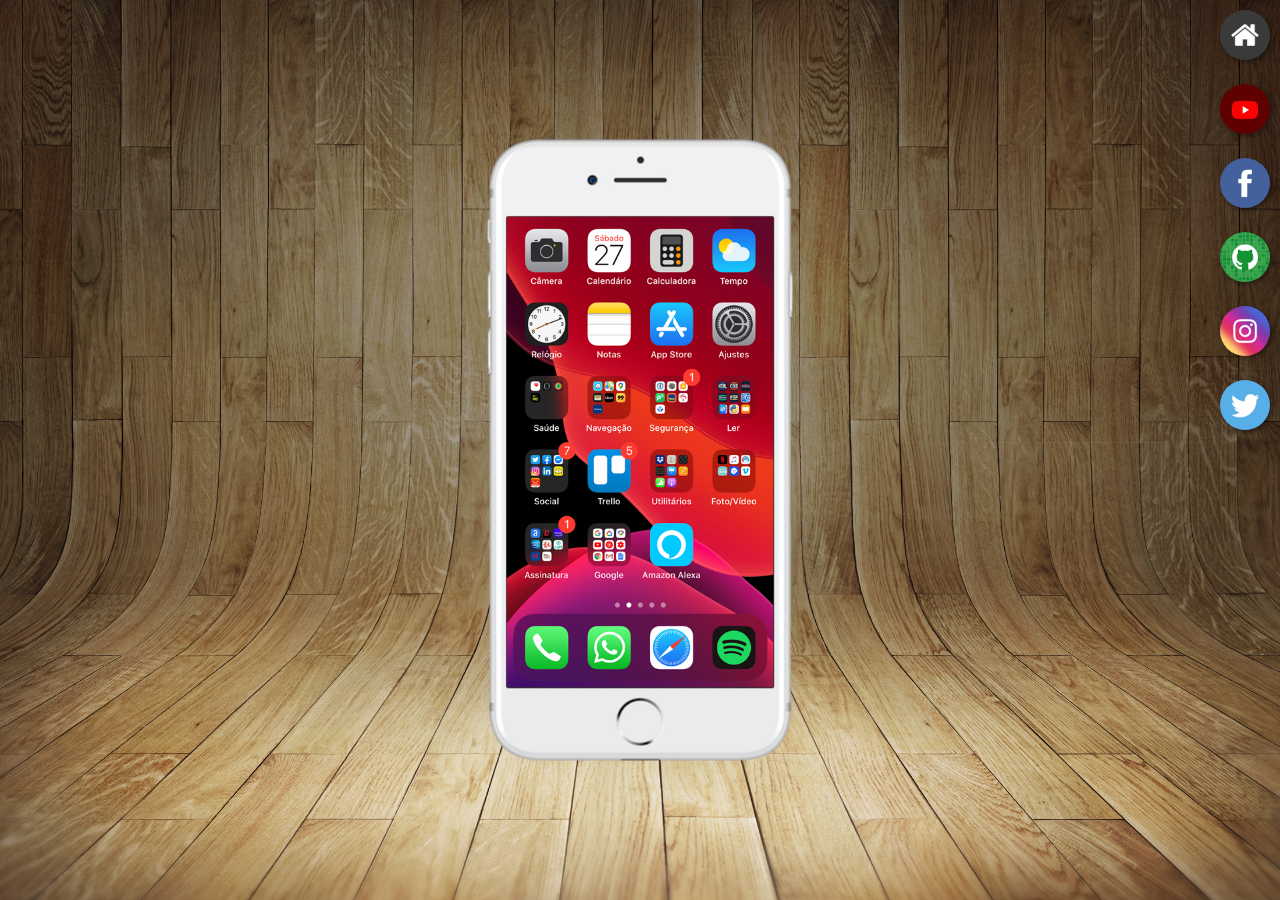
<file: index.html>
<!DOCTYPE html>
<html lang="en">
<head>
    <meta charset="UTF-8">
    <meta http-equiv="X-UA-Compatible" content="IE=edge">
    <meta name="viewport" content="width=
      initial-scale=1.0">
    <title>projeto redes social </title>
    <link rel="shortcut icon" href="favicon.ico" type="image/x-icon">
    <link rel="stylesheet" href="estilos/style.css">
</head>
<body>
    <main>
        <section id="telefone">
            <iframe src="home.html" name="tela" id="tela" frameborder="0"></iframe>
        </section>
        <section id="redes-sociais">
            <a href="home.html" target="tela"><img src="imagens/logo-home.jpg" alt=""></a> <br>
            <a href="home.html" target="tela"><img src="imagens/logo-youtube.jpg" alt=""></a> <br>
            <a href="facebook.html" target="tela"><img src="imagens/logo-facebook.jpg" alt=""></a> <br>
            <a href="home.html" target="tela"><img src="imagens/logo-github.jpg" alt=""></a> <br>
            <a href="home.html" target="tela"><img src="imagens/logo-instagram.jpg" alt=""></a> <br>
            <a href="home.html" target="tela"><img src="imagens/logo-twitter.jpg" alt=""></a>
        </section>
    </main>
</body>
</html>
</file>
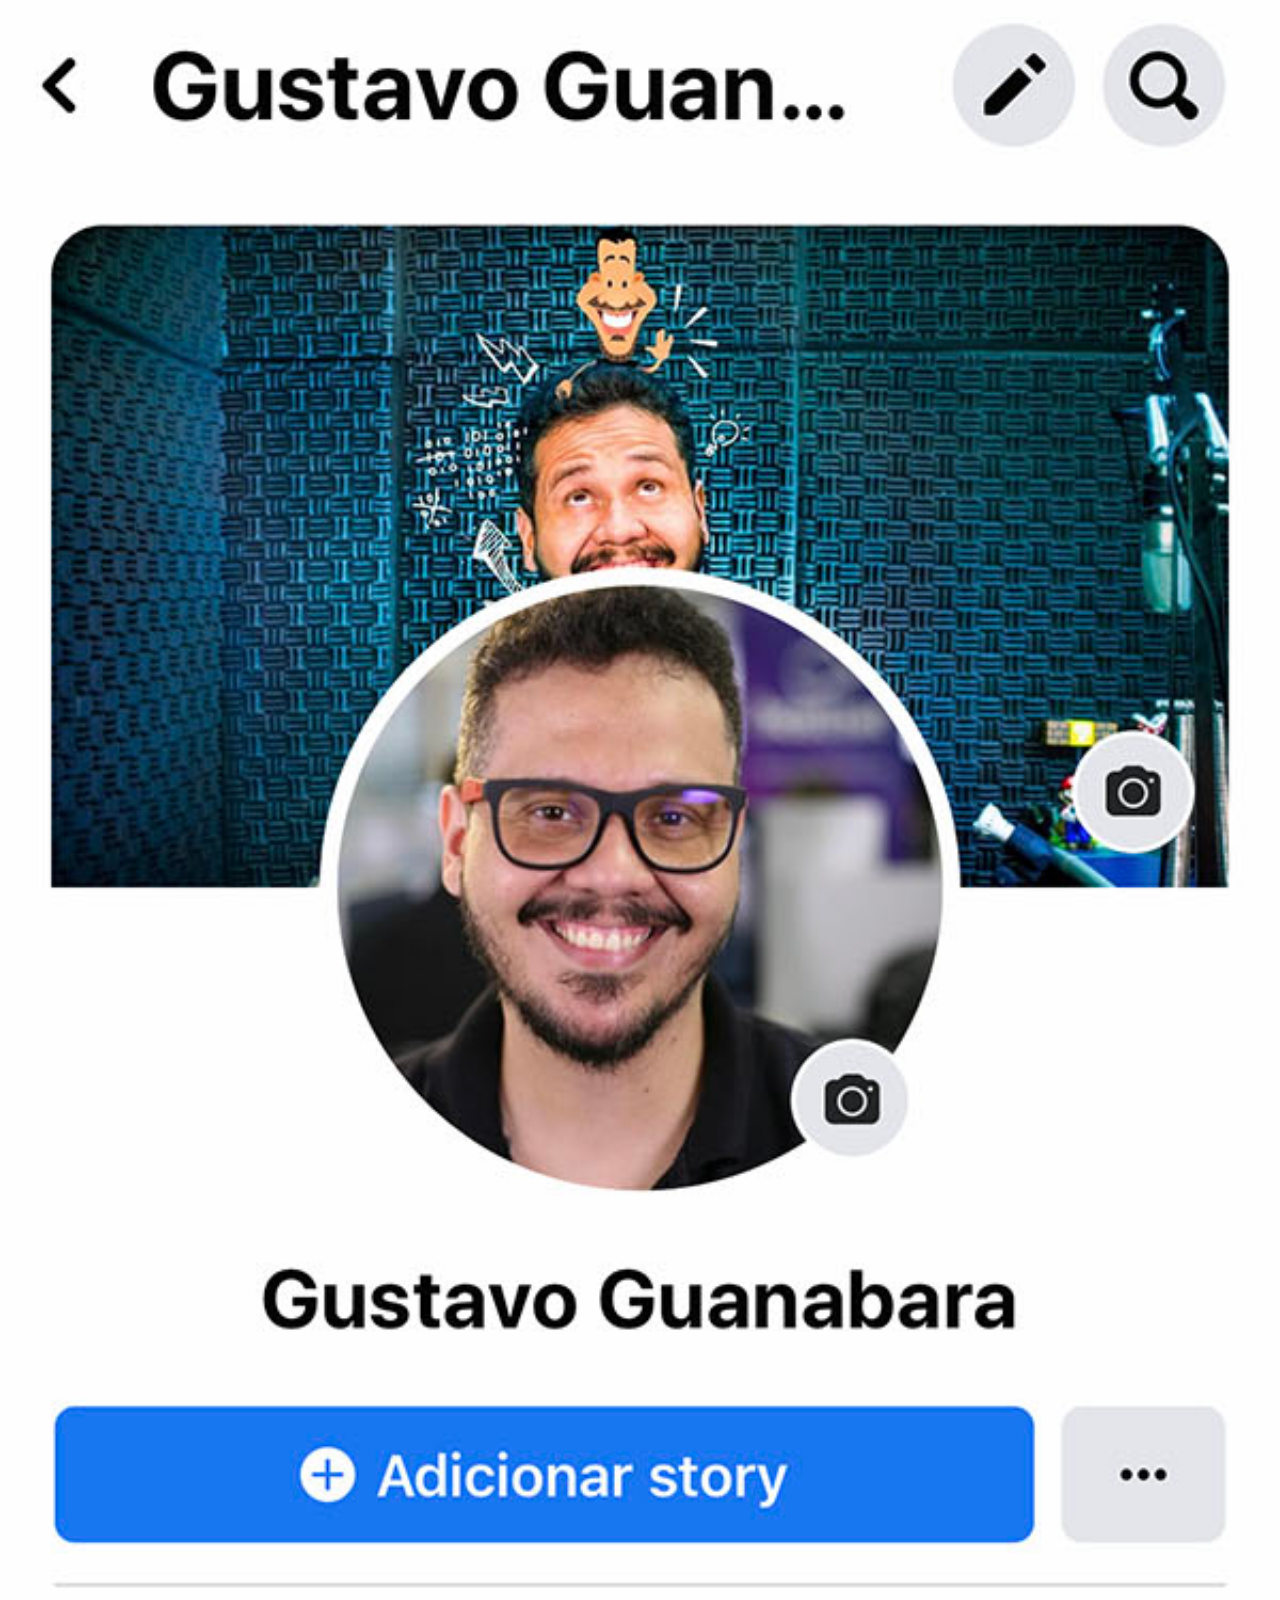
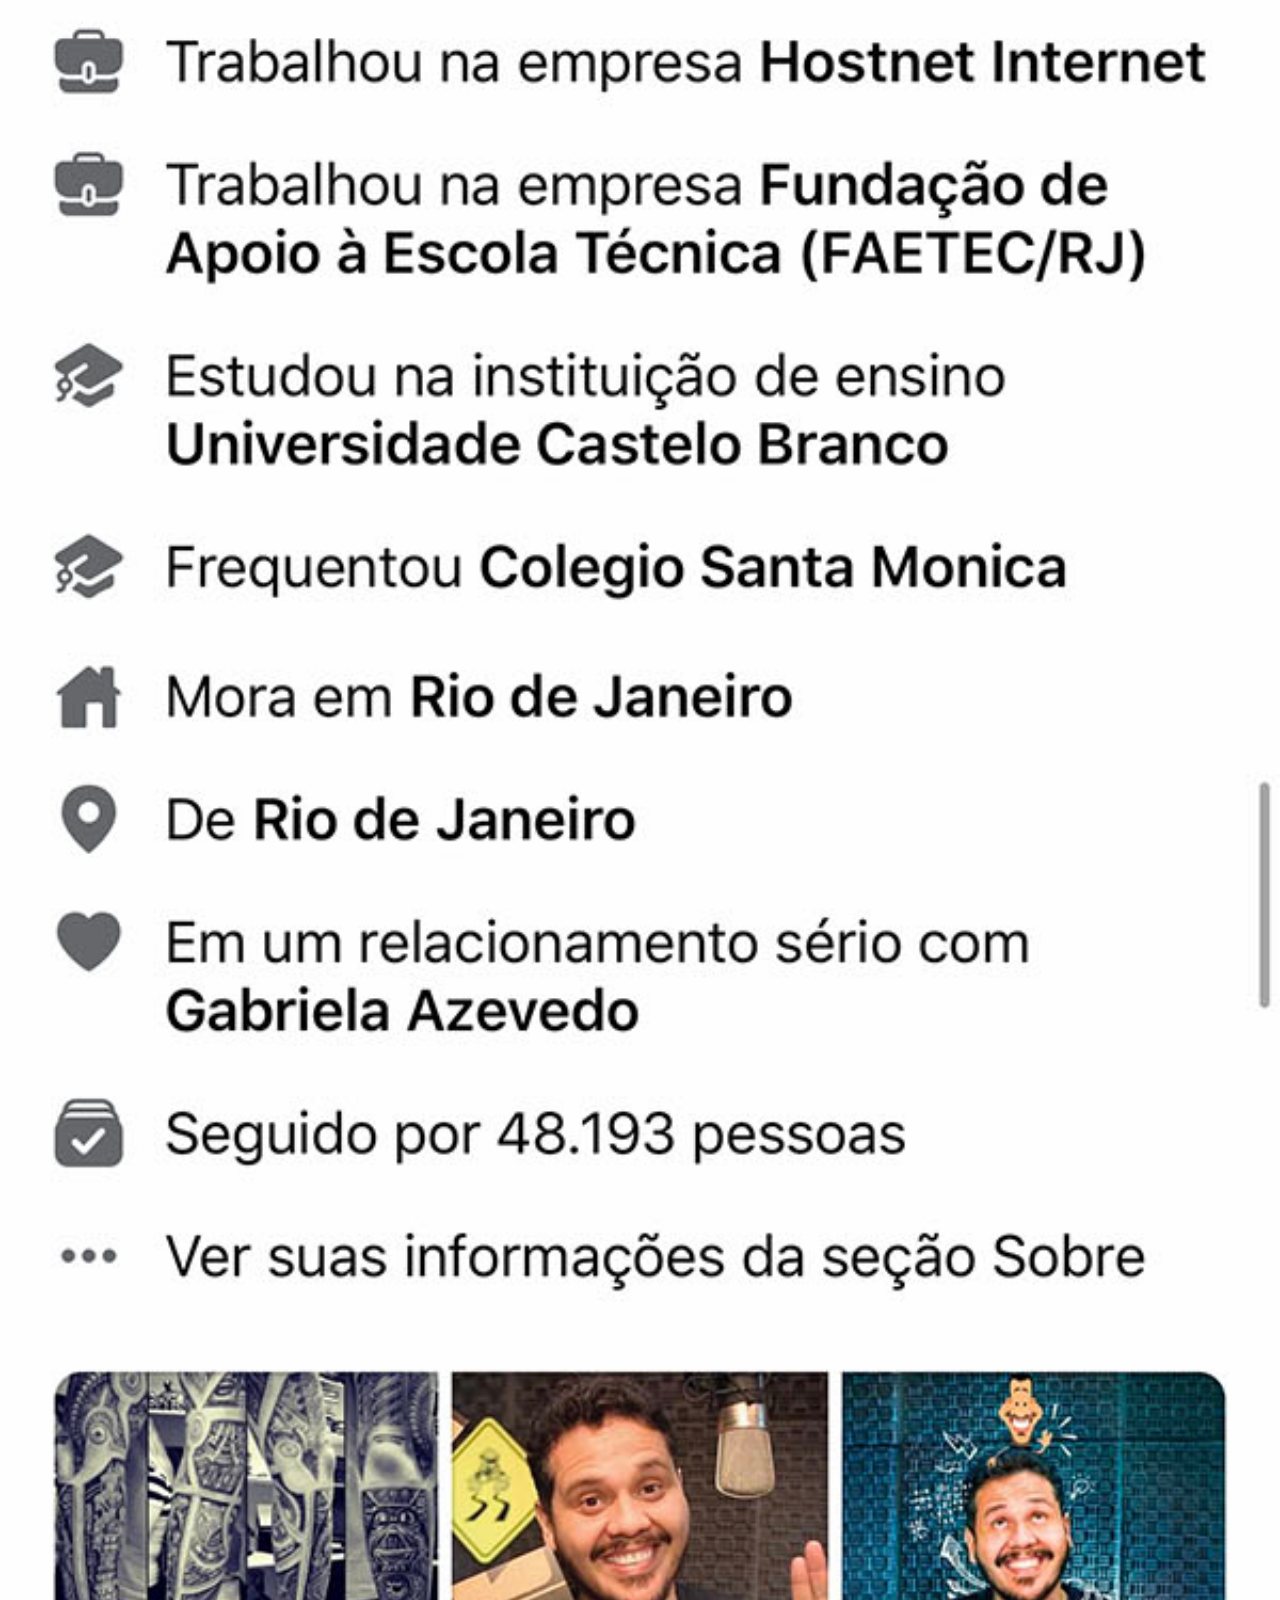
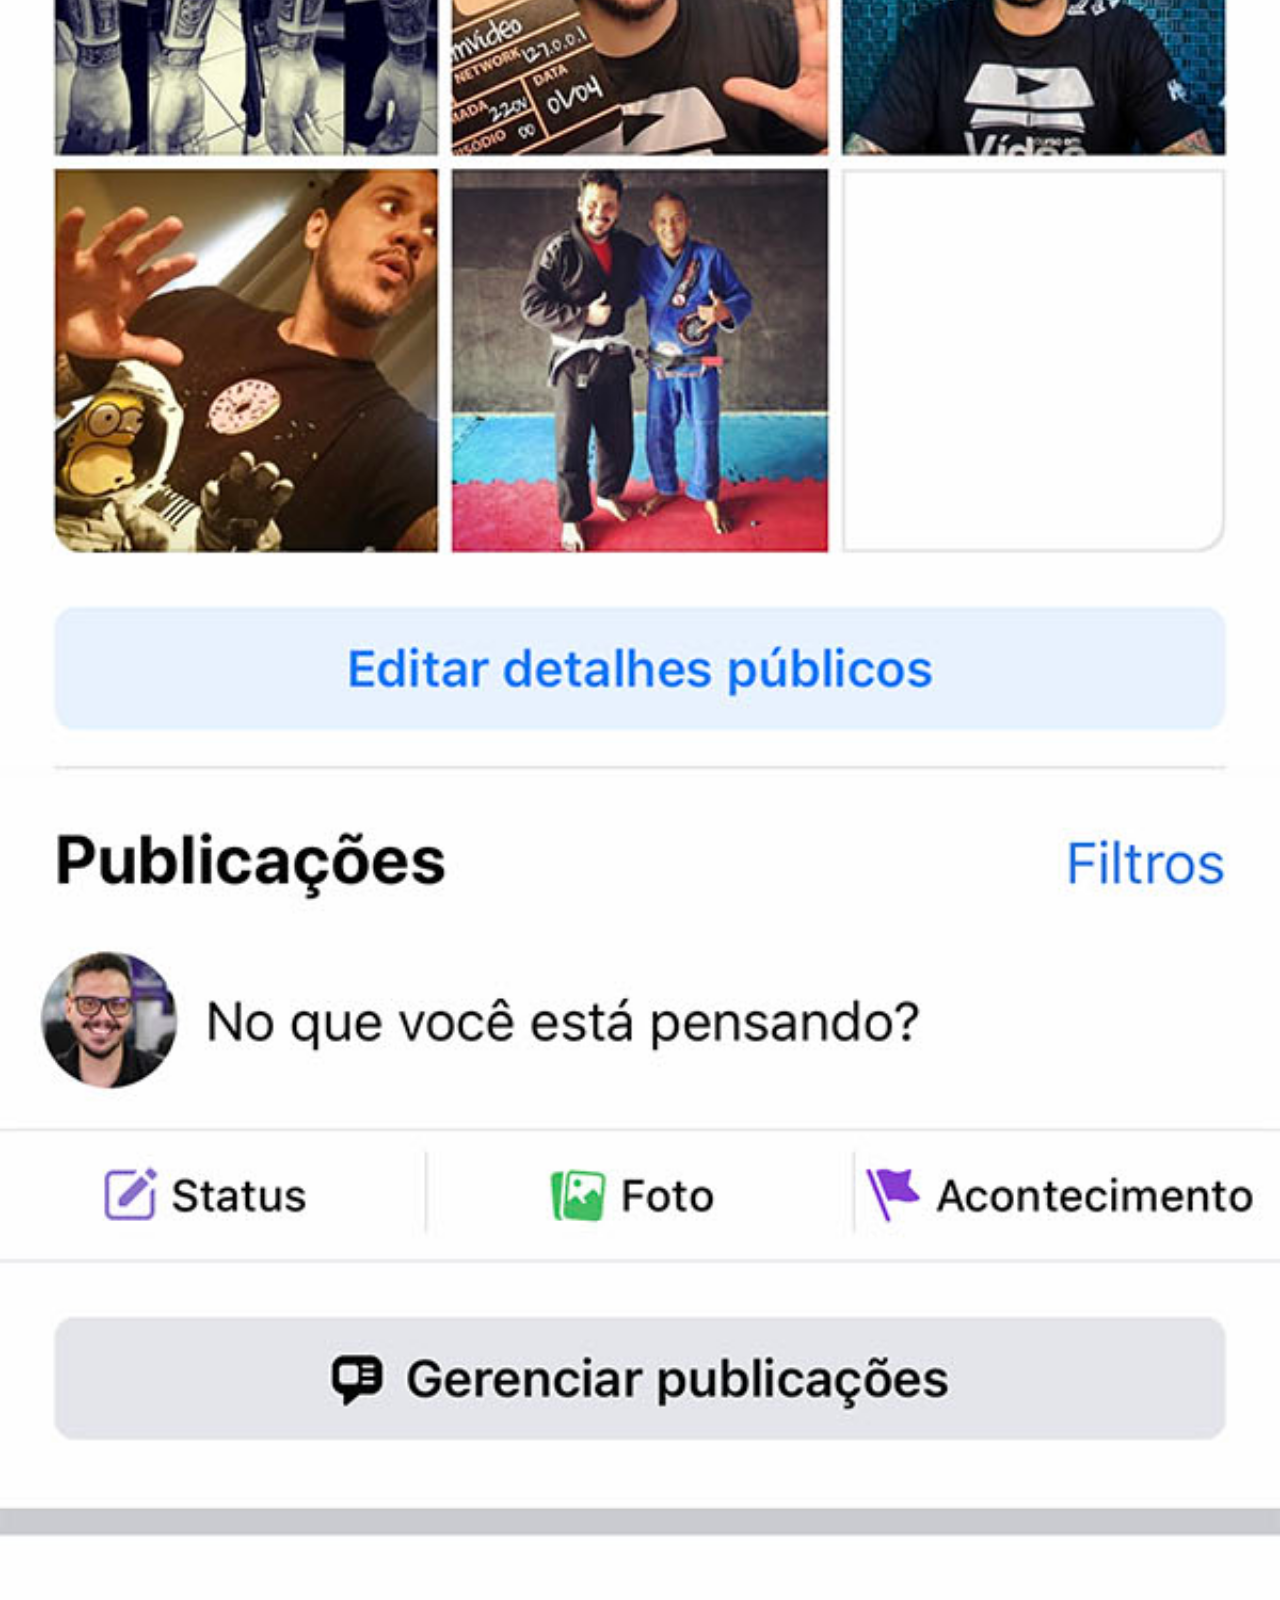
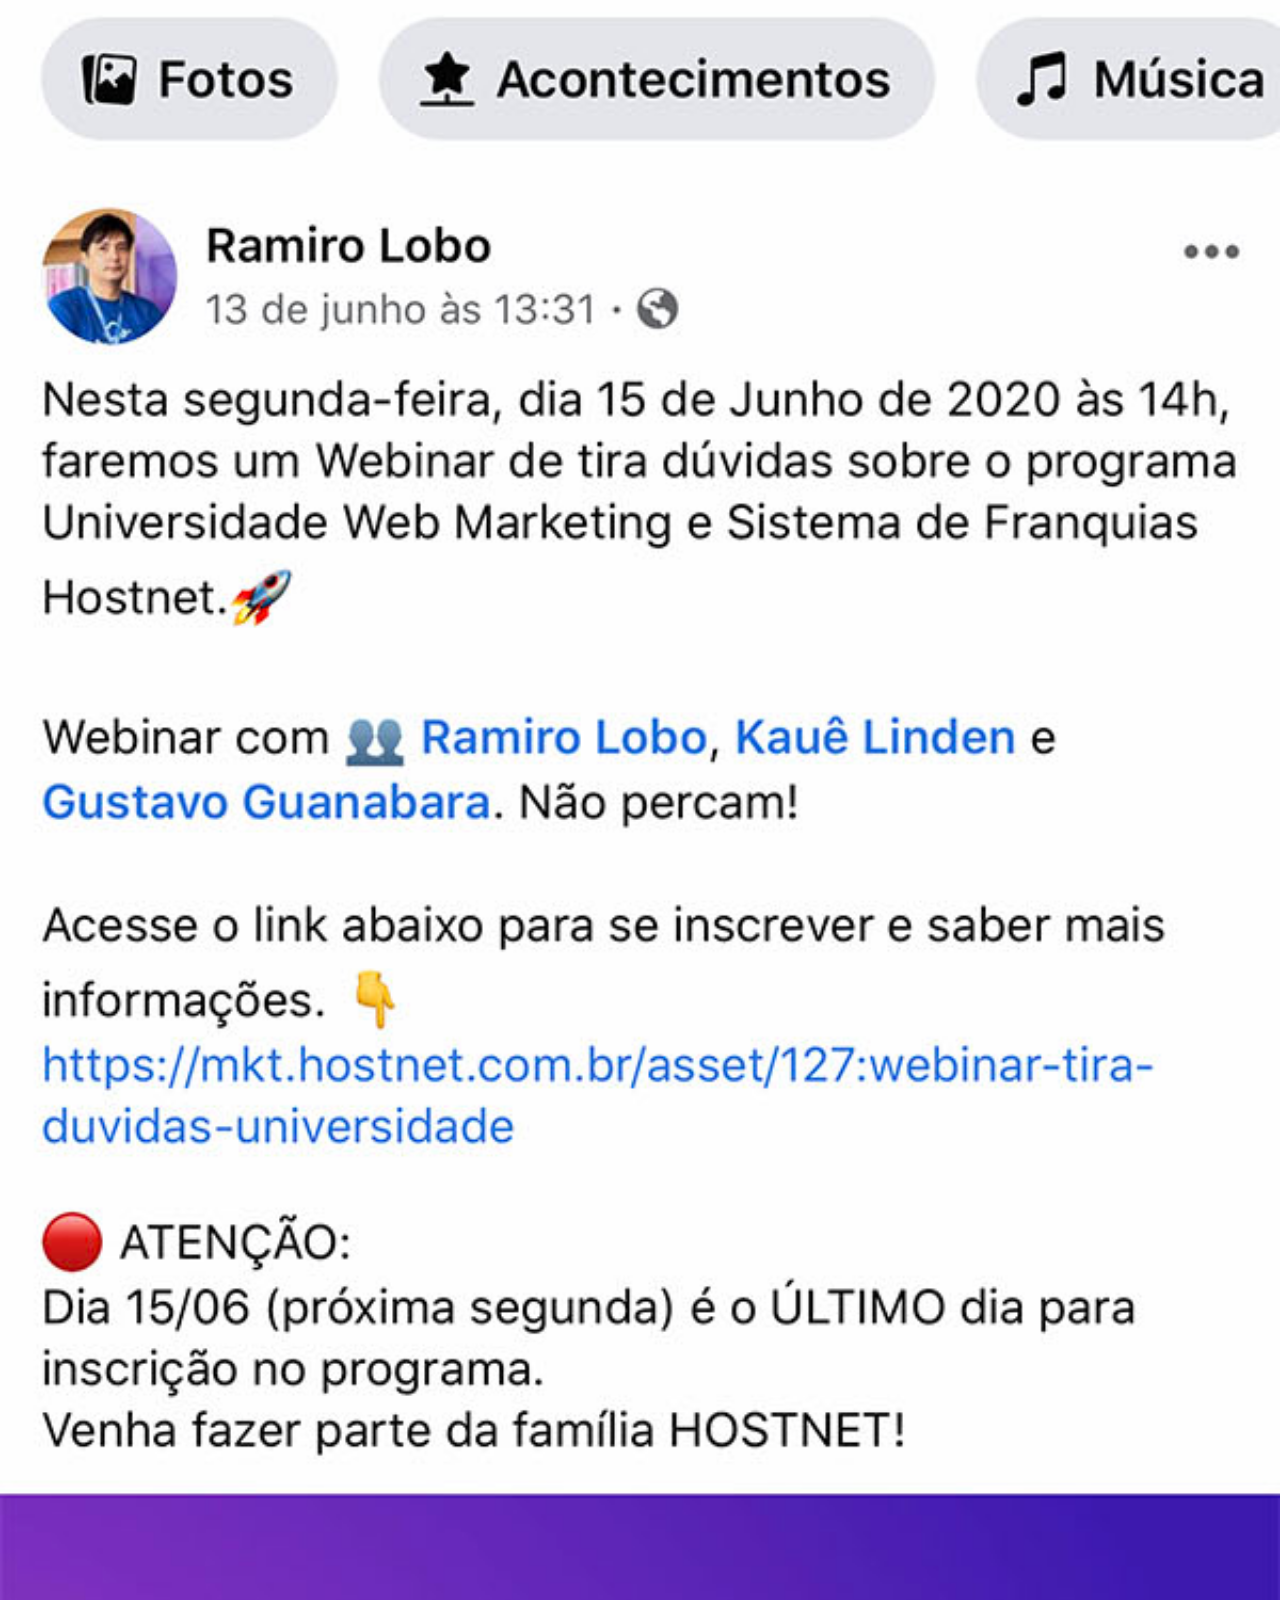
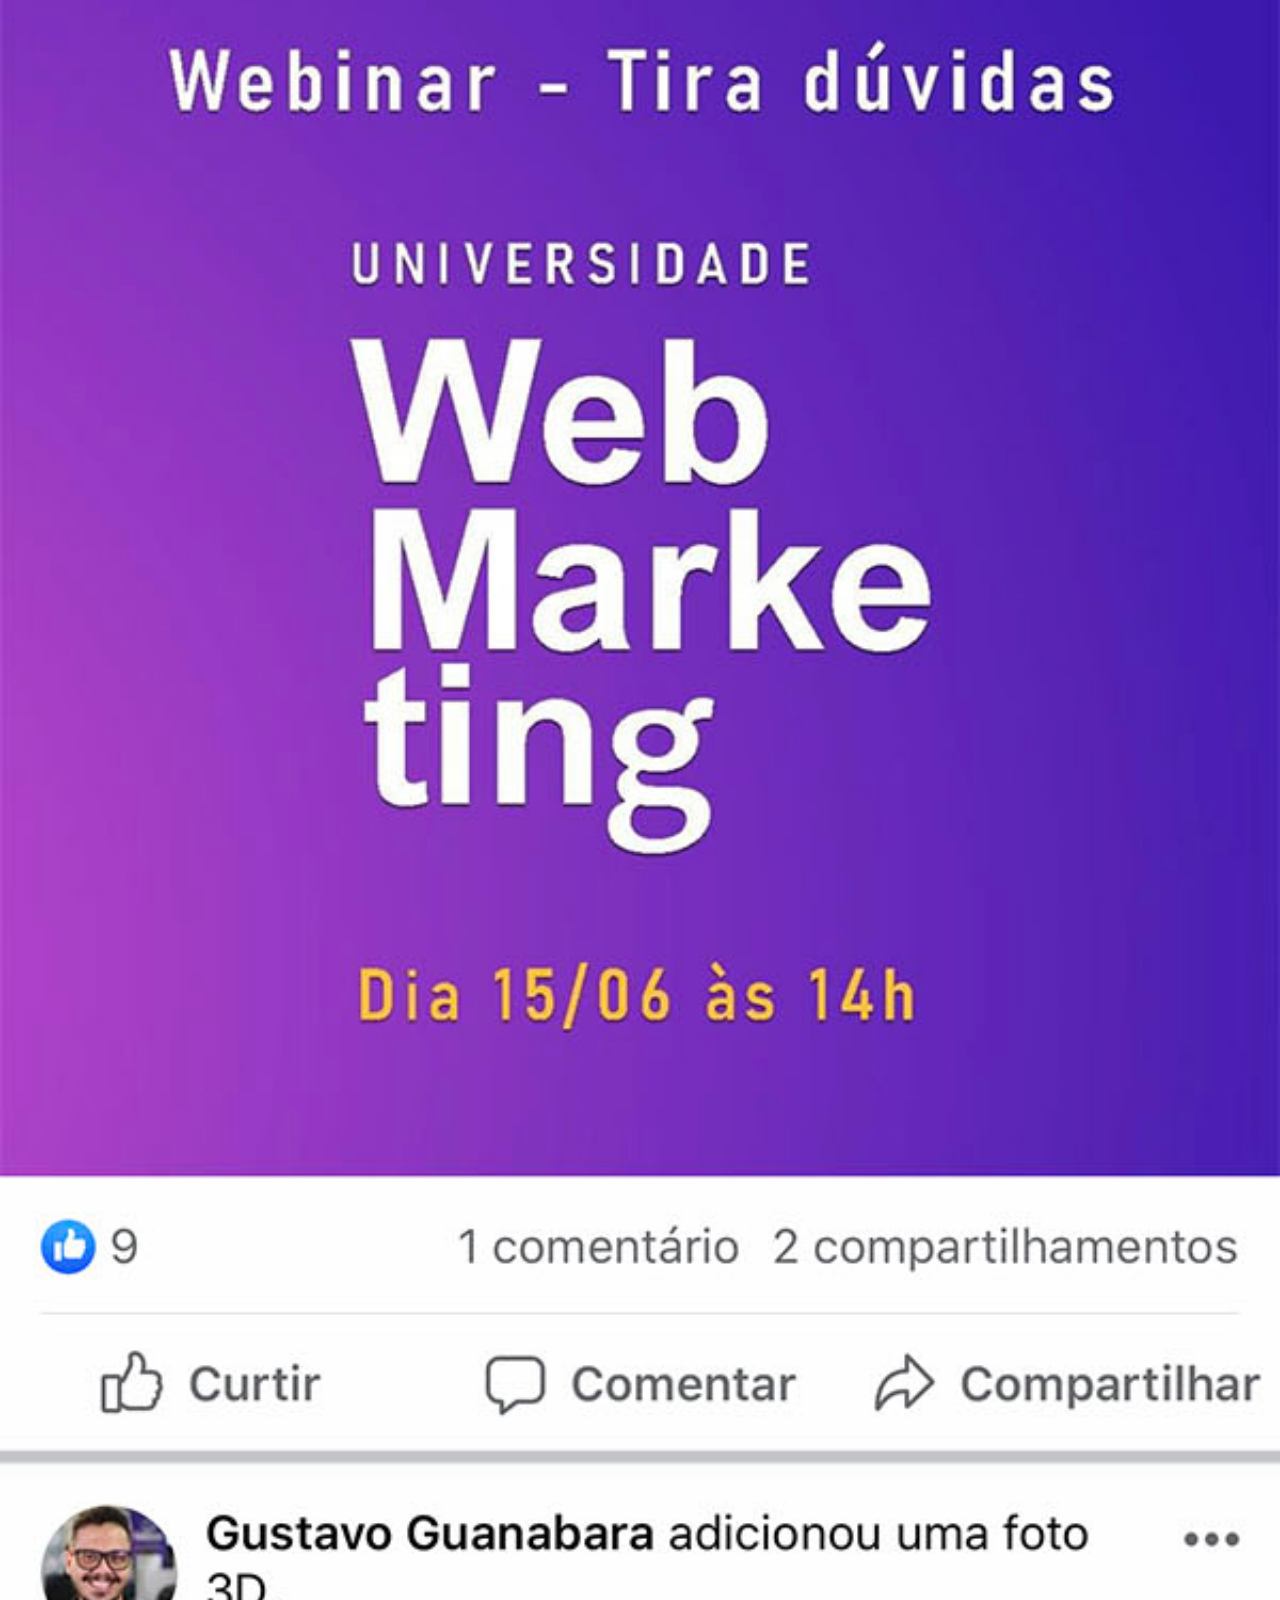
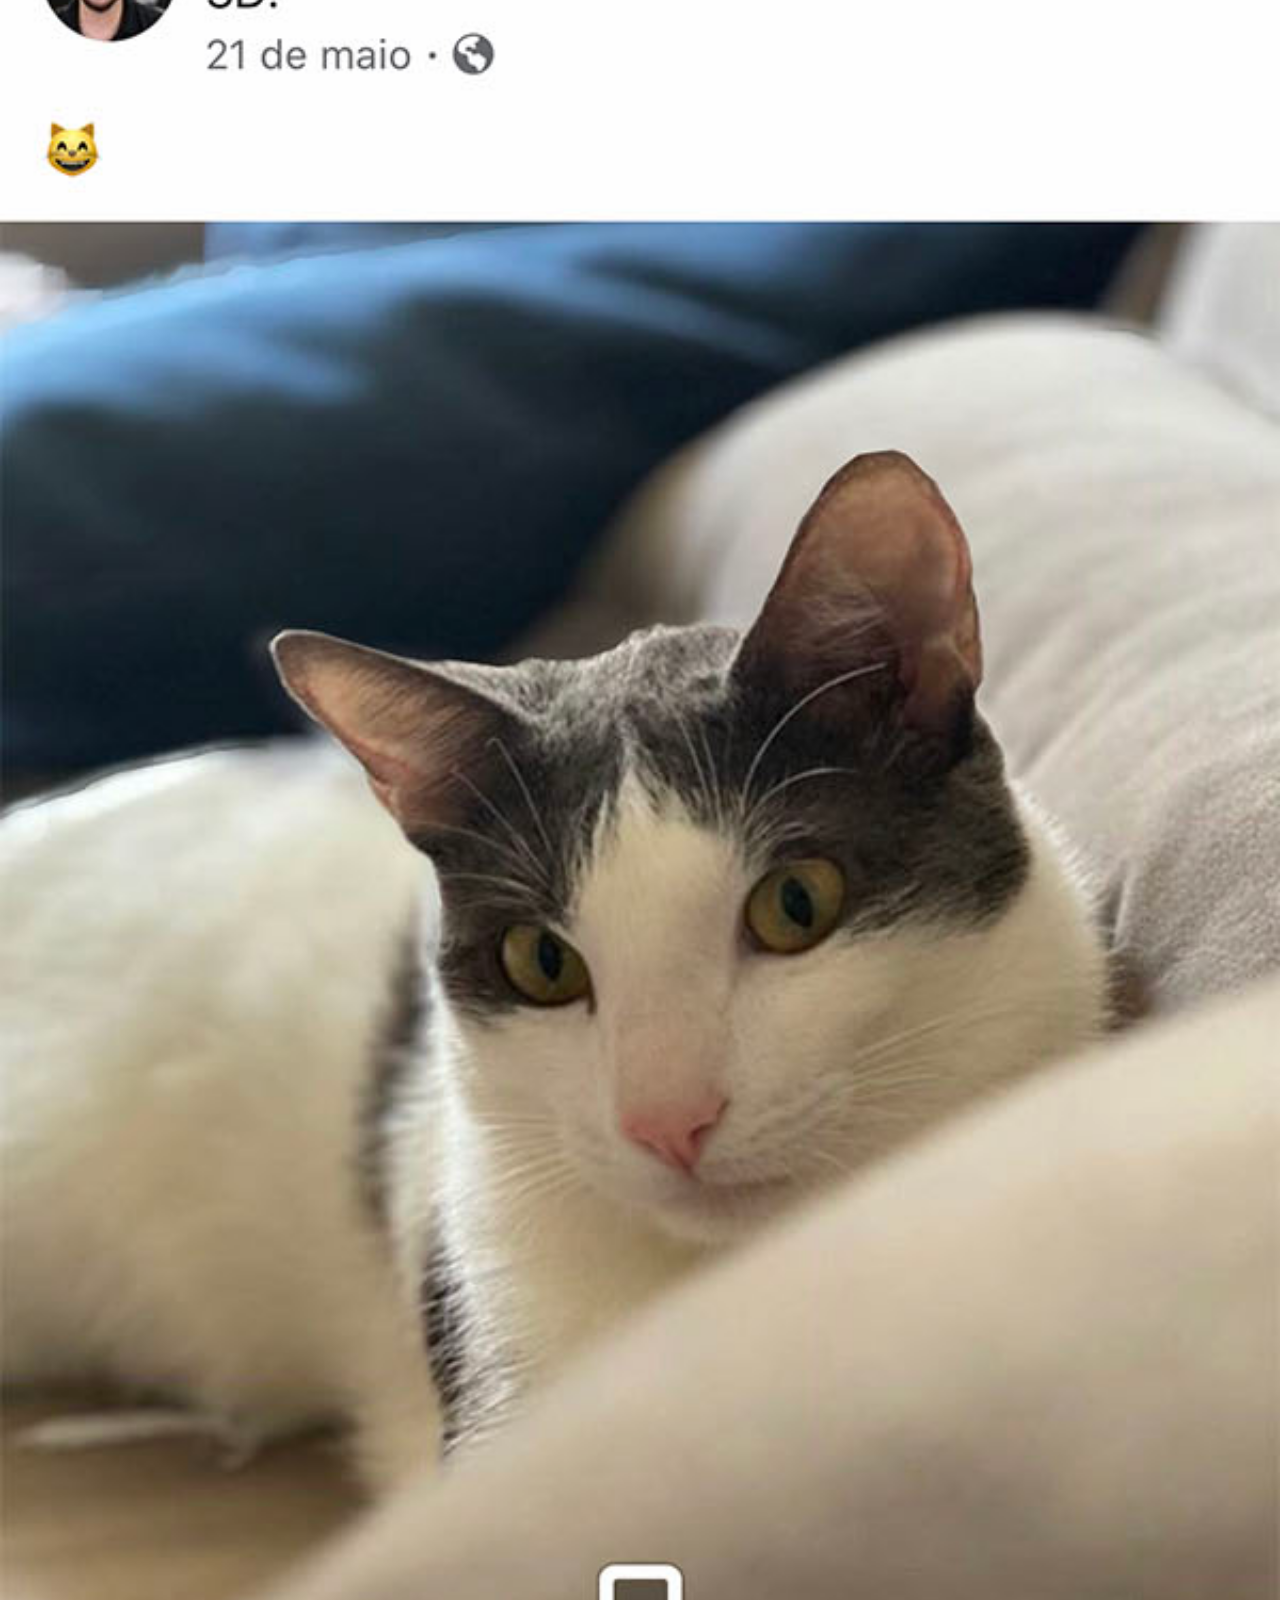
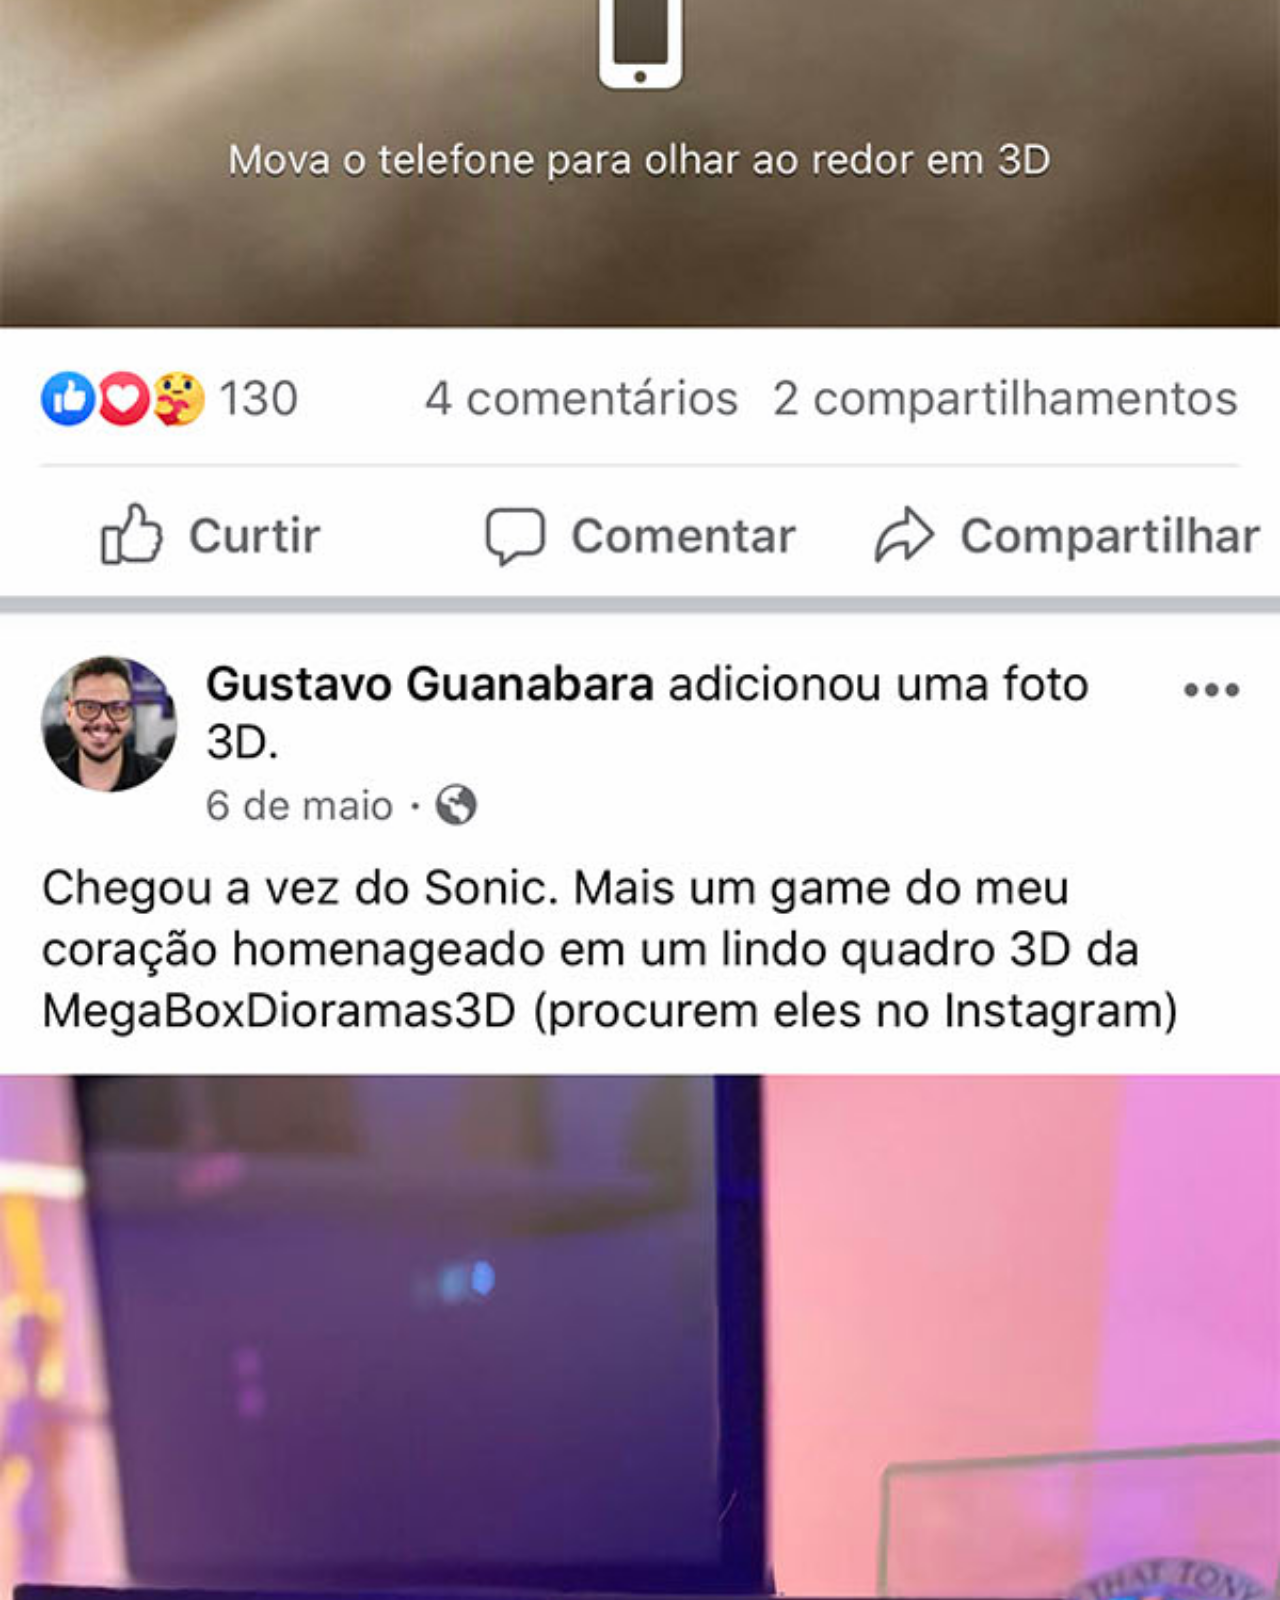
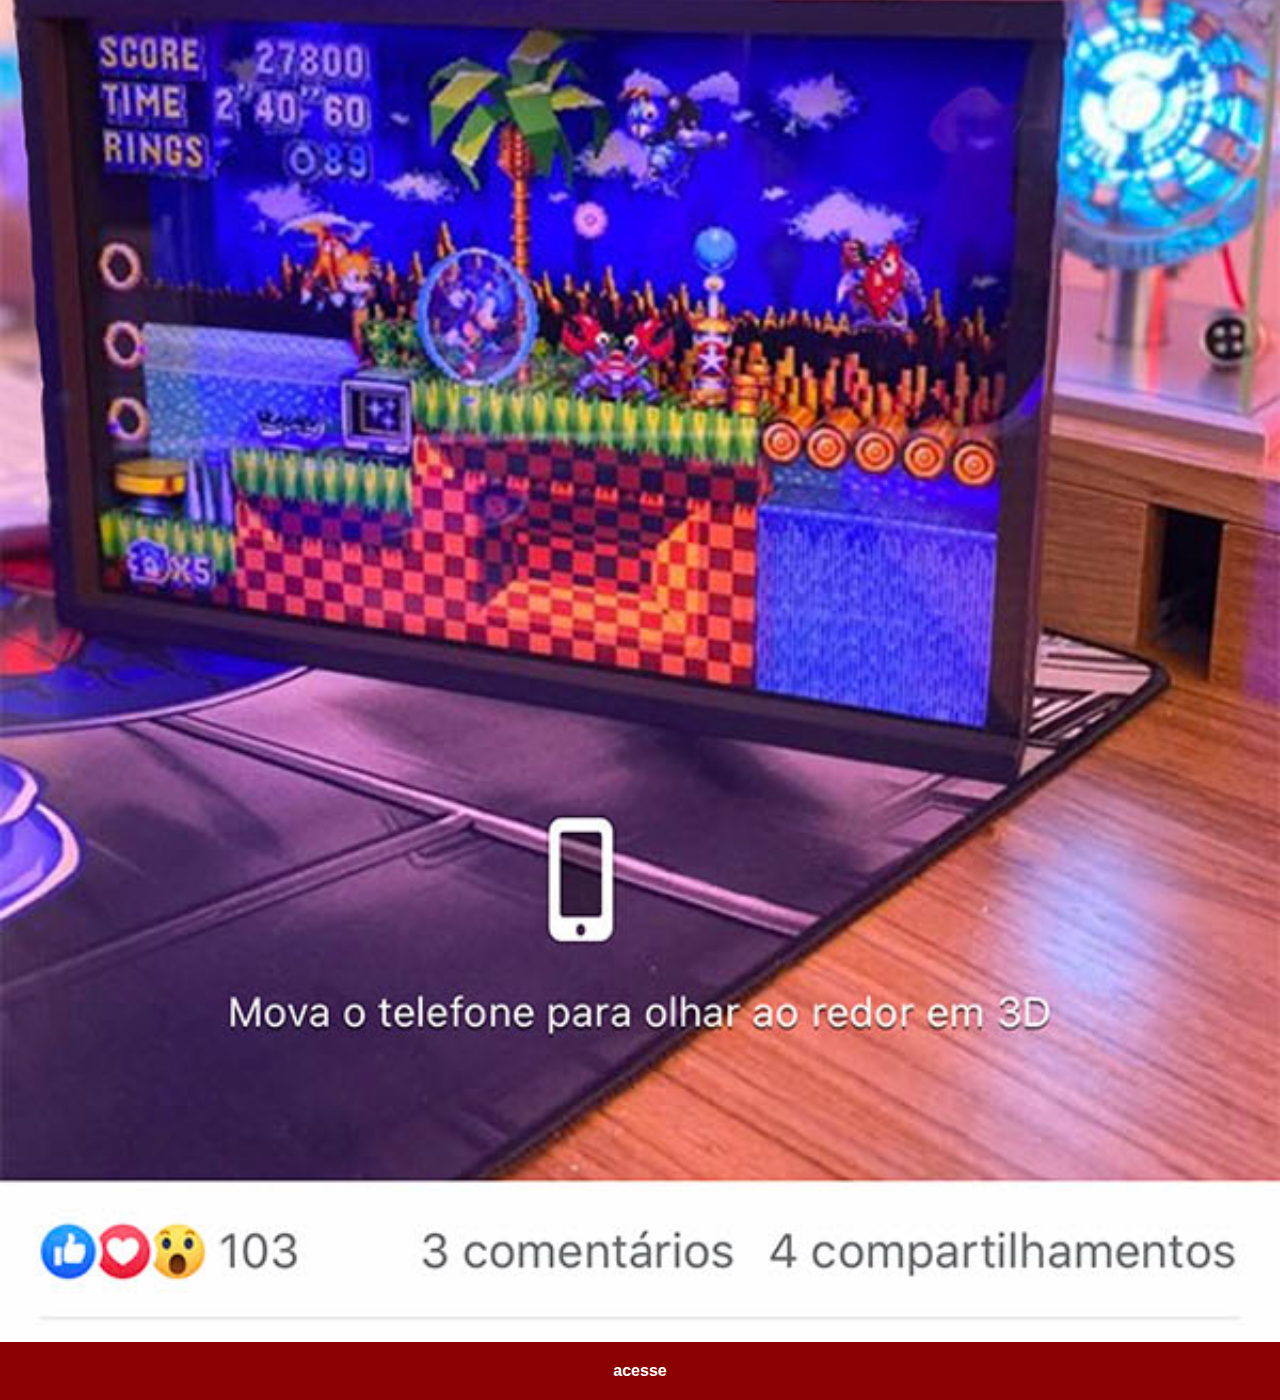
<file: facebook.html>
<!DOCTYPE html>
<html lang="pt-BR">
<head>
    <meta charset="UTF-8">
    <meta http-equiv="X-UA-Compatible" content="IE=edge">
    <meta name="viewport" content="width=device-width, initial-scale=1.0">
    <title>logo-facebook</title>
    <style>
        * {
            margin: 0px;
            padding: 0px;
            font-family: Arial, Helvetica, sans-serif;
        }
        ::-webkit-scrollbar {
            width: 0px;
            height: 0px;
        }
        img {
            width: 100vw;
        }
        a {
            display: block;
            background-color: darkred;
            color: white;
            padding: 20px;
            text-align: center;
            font-weight: bolder;
            text-decoration: none;
        }
    </style>
</head>
<body>
    <img src="imagens/tela-facebook.jpg" alt="facebook">
    <a href="" target="_blank">acesse </a>
</body>
</html>
</file>
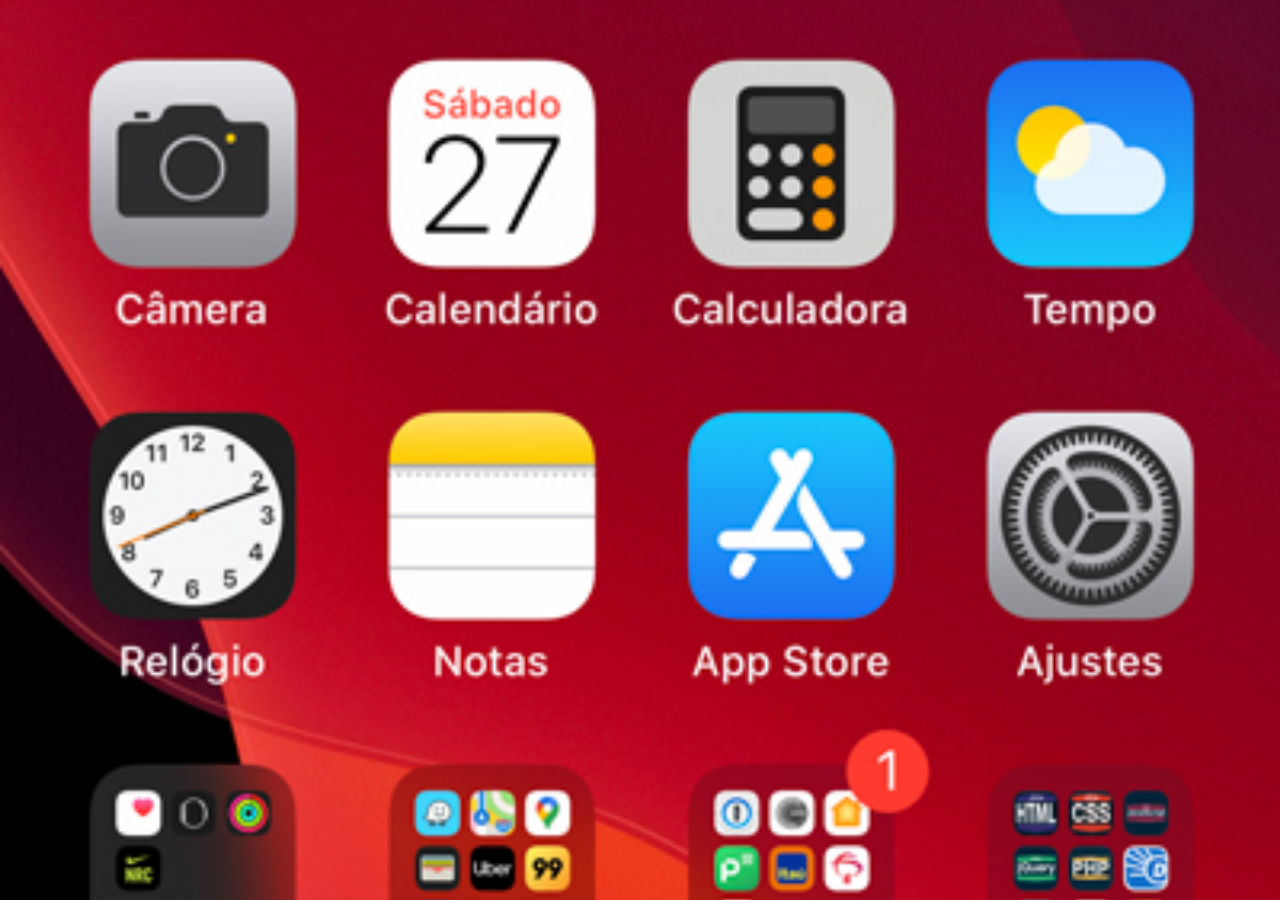
<file: home.html>
<!DOCTYPE html>
<html lang="pt-BR">
<head>
    <meta charset="UTF-8">
    <meta http-equiv="X-UA-Compatible" content="IE=edge">
    <meta name="viewport" content="width=device-width, initial-scale=1.0">
    <title>Home</title>
    <style>
        * { 
            margin: 0px;
            padding: 0px;
        }
        body {
            width: 100vw;
            height: 100vh;
            background: black url('imagens/tela-home.jpg') no-repeat top center;
            background-size: cover;
        }
    </style>
</head>
<body>
    
</body>
</html>
</file>
<file: estilos/style.css>
@charset "UTF-8";

* {
    
    margin: 0px;
    padding: 0px;
    font-family: Arial, Helvetica, sans-serif;
}
html, body {
    height: 100vh;
    width: 100vw;
    background-color: black;
}
body {

    background: url(../imagens/fundo-madeira.jpg) no-repeat top center;
    
    background-size: cover;
    background-attachment: fixed;
}
main {
    position: relative; 
    height: 100vh;
}
section#telefone {
    position: absolute; 
    top: 50%;
    left: 50%;
    transform: translate(-50%, -50%);

    height: 627px;
    width: 311px;
    background: url(../imagens/frame-iphone.png) no-repeat;
}
iframe#tela {
    position: relative;
    top: 80px;
    left: 22px;
    width: 267px;
    height: 471px;
}
section#redes-sociais {
    text-align: right;
} 
section#redes-sociais  img {
    box-sizing: border-box;
    width: 50px;
    margin: 10px;
    border-radius: 50%;
    box-shadow: 2px 2px 5px rgba(0, 0, 0, 0.438);   
}
section#redes-sociais  img:hover {
    border: 2px solid rgba(255, 255, 255, 0.603);
    transform: translate(-5px);
    transition:transform .5s, border 1s;
}
</file>
